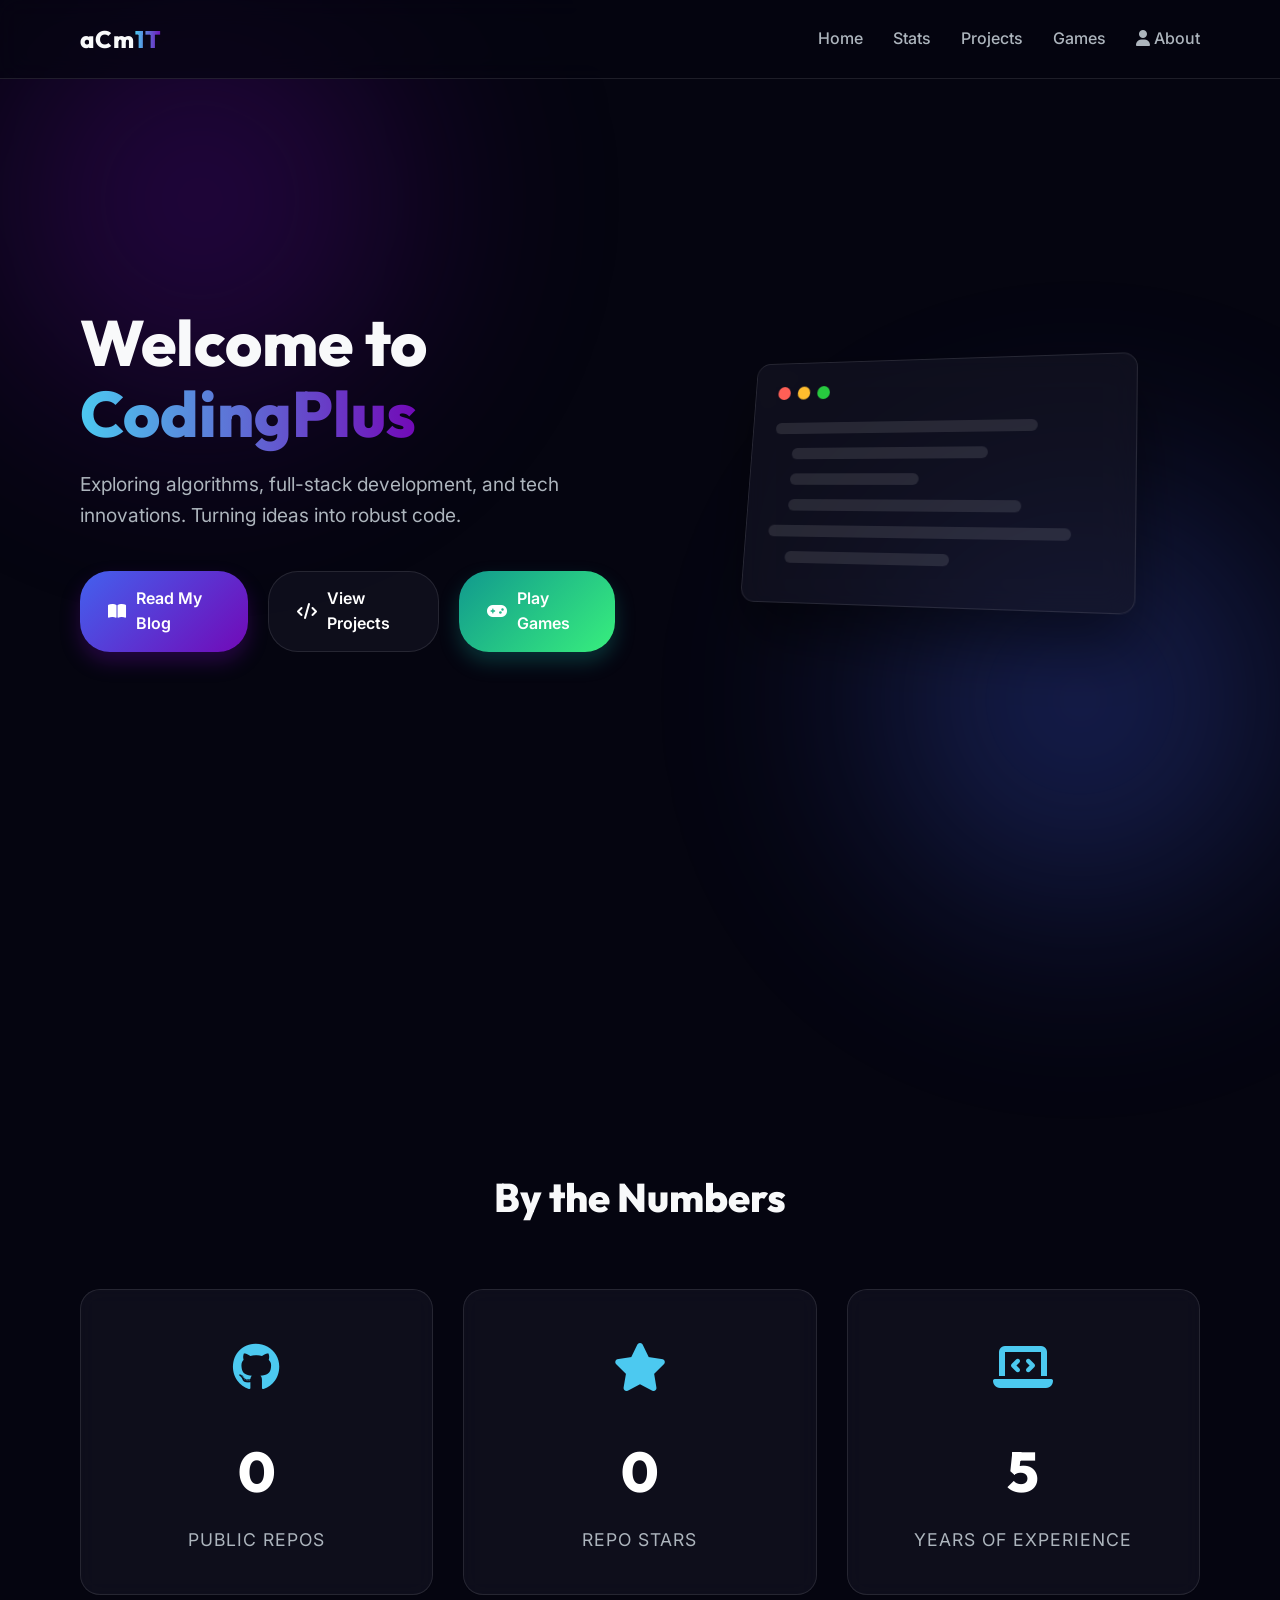
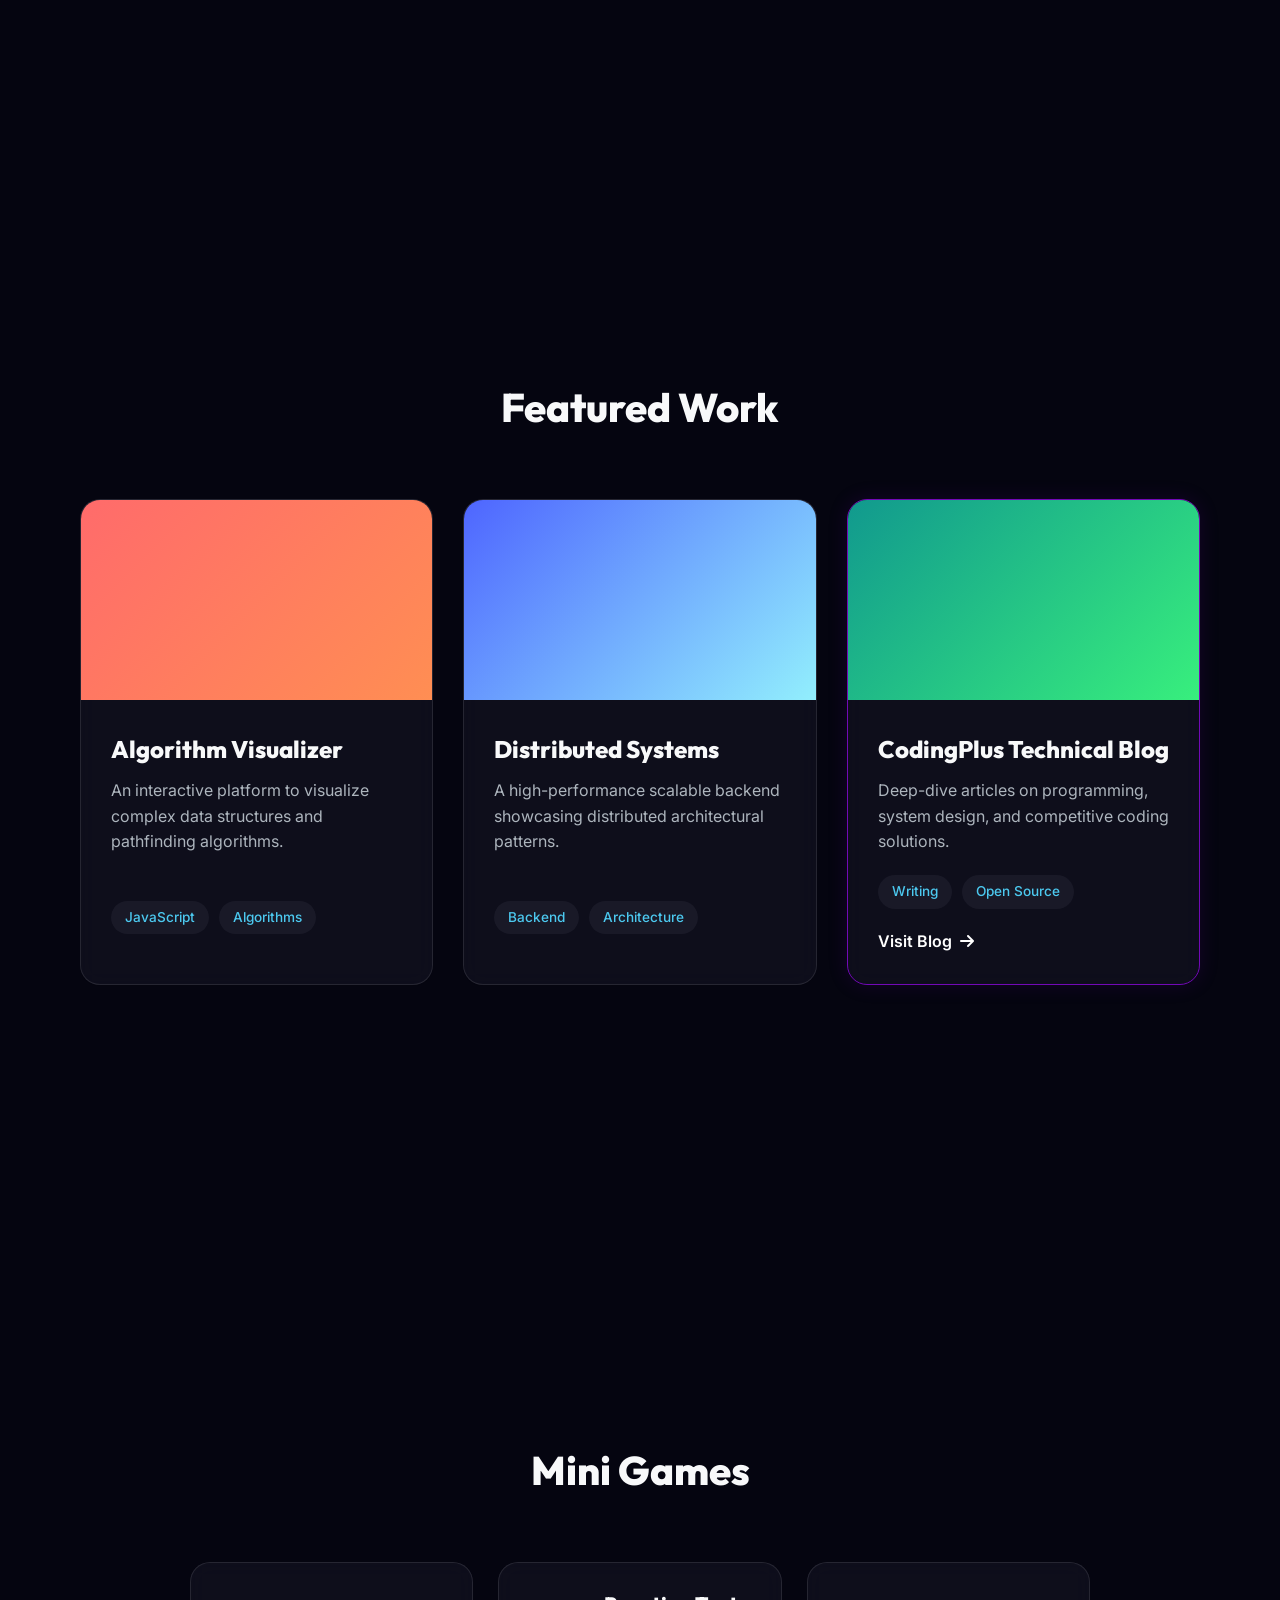
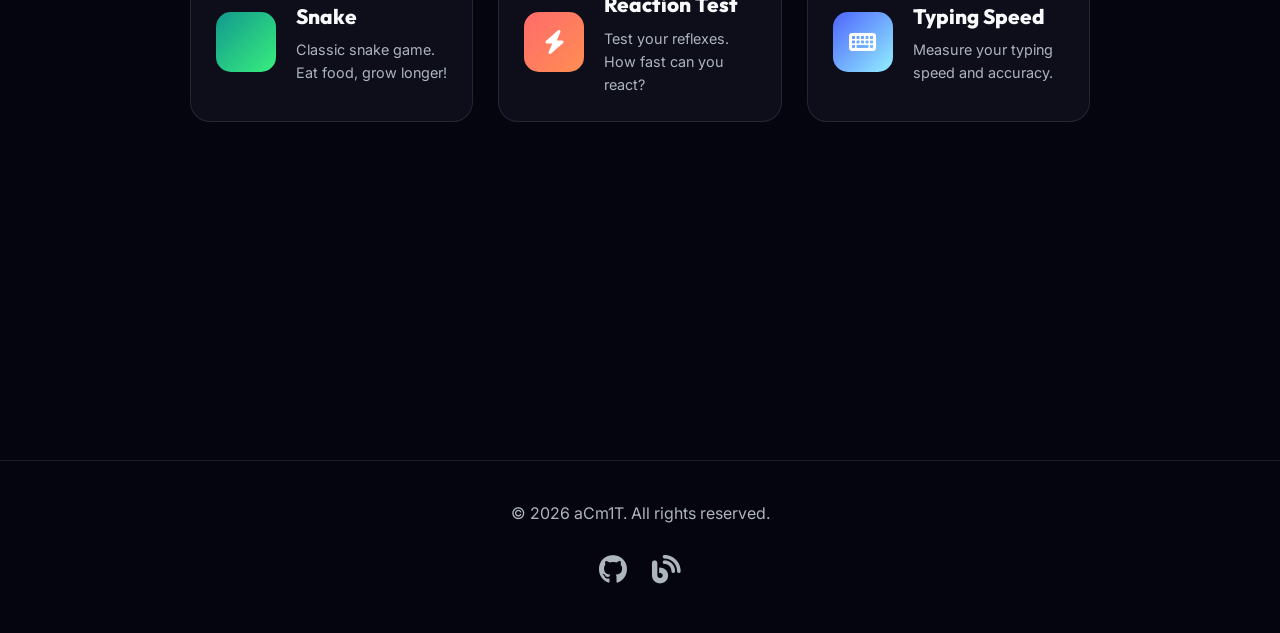
<file: index.html>
<!DOCTYPE html>
<html lang="en">
<head>
    <meta charset="UTF-8">
    <meta name="viewport" content="width=device-width, initial-scale=1.0">
    <meta name="description" content="Personal Portfolio for aCm1T - Algorithms, Projects, and Tech Blog">
    <meta name="keywords" content="aCm1T, CodingPlus, portfolio, algorithms, full-stack, developer">
    <meta name="author" content="aCm1T">
    <meta name="robots" content="index, follow">
    <title>aCm1T | CodingPlus Portfolio</title>
    
    <!-- Open Graph / Facebook -->
    <meta property="og:type" content="website">
    <meta property="og:url" content="https://aCm1T.github.io/">
    <meta property="og:title" content="aCm1T | CodingPlus Portfolio">
    <meta property="og:description" content="Exploring algorithms, full-stack development, and tech innovations. Turning ideas into robust code.">
    <meta property="og:image" content="https://aCm1T.github.io/og-image.png">
    
    <!-- Twitter -->
    <meta name="twitter:card" content="summary_large_image">
    <meta name="twitter:url" content="https://aCm1T.github.io/">
    <meta name="twitter:title" content="aCm1T | CodingPlus Portfolio">
    <meta name="twitter:description" content="Exploring algorithms, full-stack development, and tech innovations.">
    <meta name="twitter:image" content="https://aCm1T.github.io/og-image.png">
    
    <!-- Favicon -->
    <link rel="icon" type="image/svg+xml" href="favicon.svg">
    
    <!-- Fonts -->
    <link rel="preconnect" href="https://fonts.googleapis.com">
    <link rel="preconnect" href="https://fonts.gstatic.com" crossorigin>
    <link href="https://fonts.googleapis.com/css2?family=Inter:wght@400;500;700&family=Outfit:wght@400;600;800&display=swap" rel="stylesheet">
    <!-- Font Awesome -->
    <link rel="stylesheet" href="https://cdnjs.cloudflare.com/ajax/libs/font-awesome/6.4.0/css/all.min.css">
    <!-- Custom CSS -->
    <link rel="stylesheet" href="style.css">
    
    <!-- Schema.org Structured Data -->
    <script type="application/ld+json">
    {
        "@context": "https://schema.org",
        "@type": "Person",
        "name": "aCm1T",
        "url": "https://aCm1T.github.io",
        "logo": "https://aCm1T.github.io/favicon.svg",
        "description": "Exploring algorithms, full-stack development, and tech innovations. Turning ideas into robust code.",
        "sameAs": [
            "https://github.com/aCm1T",
            "https://www.cnblogs.com/CodingPlus/"
        ],
        "knowsAbout": ["JavaScript", "Python", "Algorithms", "Full-Stack Development"],
        "areaServed": "Worldwide"
    }
    </script>
</head>
<body>
    <!-- Background Elements -->
    <div class="glow glow-1"></div>
    <div class="glow glow-2"></div>
    
    <!-- Navbar -->
    <nav class="navbar">
        <div class="nav-content">
            <div class="logo">aCm<span class="highlight">1T</span></div>
            <ul class="nav-links">
                <li><a href="#hero">Home</a></li>
                <li><a href="#stats">Stats</a></li>
                <li><a href="#projects">Projects</a></li>
                <li><a href="#games">Games</a></li>
                <li><a href="about.html"><i class="fa-solid fa-user"></i> About</a></li>
            </ul>
        </div>
    </nav>

    <main>
        <!-- Hero Section -->
        <section id="hero" class="hero section-hidden">
            <div class="hero-content">
                <h1 class="hero-title">Welcome to <span class="highlight">CodingPlus</span></h1>
                <p class="hero-subtitle">Exploring algorithms, full-stack development, and tech innovations. Turning ideas into robust code.</p>
                <div class="hero-actions">
                    <a href="https://www.cnblogs.com/CodingPlus/" target="_blank" class="btn btn-primary" title="Visit my CodingPlus blog">
                        <i class="fa-solid fa-book-open"></i> Read My Blog
                    </a>
                    <a href="#projects" class="btn btn-secondary">
                        <i class="fa-solid fa-code"></i> View Projects
                    </a>
                    <a href="#games" class="btn btn-game">
                        <i class="fa-solid fa-gamepad"></i> Play Games
                    </a>
                </div>
            </div>
            <div class="hero-image">
                <!-- Abstract coding visualization using pure CSS glassmorphism -->
                <div class="code-card">
                    <div class="header">
                        <span class="dot red"></span>
                        <span class="dot yellow"></span>
                        <span class="dot green"></span>
                    </div>
                    <div class="code-lines">
                        <div class="line" style="width: 80%;"></div>
                        <div class="line" style="width: 60%; margin-left: 20px;"></div>
                        <div class="line" style="width: 40%; margin-left: 20px;"></div>
                        <div class="line" style="width: 70%; margin-left: 20px;"></div>
                        <div class="line" style="width: 90%;"></div>
                        <div class="line" style="width: 50%; margin-left: 20px;"></div>
                    </div>
                </div>
            </div>
        </section>

        <!-- Stats Section -->
        <section id="stats" class="stats section-hidden">
            <h2 class="section-title">By the Numbers</h2>
            <div class="stats-grid">
                <div class="stat-card">
                    <div class="stat-icon"><i class="fa-brands fa-github"></i></div>
                    <div class="stat-number" data-github="repos" data-fallback="0">0</div>
                    <div class="stat-label">Public Repos</div>
                </div>
                <div class="stat-card">
                    <div class="stat-icon"><i class="fa-solid fa-star"></i></div>
                    <div class="stat-number" data-github="stars" data-fallback="0">0</div>
                    <div class="stat-label">Repo Stars</div>
                </div>
                <div class="stat-card">
                    <div class="stat-icon"><i class="fa-solid fa-laptop-code"></i></div>
                    <div class="stat-number" data-target="5">0</div>
                    <div class="stat-label">Years of Experience</div>
                </div>
            </div>
        </section>

        <!-- Projects Section -->
        <section id="projects" class="projects section-hidden">
            <h2 class="section-title">Featured Work</h2>
            <div class="projects-grid">
                <!-- Dummy Project 1 -->
                <div class="project-card">
                    <div class="project-image" style="background: linear-gradient(135deg, #FF6B6B, #FF8E53);"></div>
                    <div class="project-content">
                        <h3>Algorithm Visualizer</h3>
                        <p>An interactive platform to visualize complex data structures and pathfinding algorithms.</p>
                        <div class="tags">
                            <span class="tag">JavaScript</span>
                            <span class="tag">Algorithms</span>
                        </div>
                    </div>
                </div>
                <!-- Dummy Project 2 -->
                <div class="project-card">
                    <div class="project-image" style="background: linear-gradient(135deg, #4E65FF, #92EFFD);"></div>
                    <div class="project-content">
                        <h3>Distributed Systems</h3>
                        <p>A high-performance scalable backend showcasing distributed architectural patterns.</p>
                        <div class="tags">
                            <span class="tag">Backend</span>
                            <span class="tag">Architecture</span>
                        </div>
                    </div>
                </div>
                <!-- Link to Blog Project Card -->
                <div class="project-card highlight-card">
                    <div class="project-image" style="background: linear-gradient(135deg, #11998E, #38EF7D);"></div>
                    <div class="project-content">
                        <h3>CodingPlus Technical Blog</h3>
                        <p>Deep-dive articles on programming, system design, and competitive coding solutions.</p>
                        <div class="tags">
                            <span class="tag">Writing</span>
                            <span class="tag">Open Source</span>
                        </div>
                        <a href="https://www.cnblogs.com/CodingPlus/" target="_blank" class="project-link">
                            Visit Blog <i class="fa-solid fa-arrow-right"></i>
                        </a>
                    </div>
                </div>
            </div>
        </section>

        <!-- Games Section -->
        <section id="games" class="games section-hidden">
            <h2 class="section-title">Mini Games</h2>
            <div class="games-grid">
                <a href="game/snake/index.html" class="game-card">
                    <div class="game-icon" style="background: linear-gradient(135deg, #11998E, #38EF7D);">
                        <i class="fa-solid fa-snake"></i>
                    </div>
                    <div class="game-info">
                        <h3>Snake</h3>
                        <p>Classic snake game. Eat food, grow longer!</p>
                    </div>
                </a>
                <a href="game/reaction/index.html" class="game-card">
                    <div class="game-icon" style="background: linear-gradient(135deg, #FF6B6B, #FF8E53);">
                        <i class="fa-solid fa-bolt"></i>
                    </div>
                    <div class="game-info">
                        <h3>Reaction Test</h3>
                        <p>Test your reflexes. How fast can you react?</p>
                    </div>
                </a>
                <a href="game/typing/index.html" class="game-card">
                    <div class="game-icon" style="background: linear-gradient(135deg, #4E65FF, #92EFFD);">
                        <i class="fa-solid fa-keyboard"></i>
                    </div>
                    <div class="game-info">
                        <h3>Typing Speed</h3>
                        <p>Measure your typing speed and accuracy.</p>
                    </div>
                </a>
            </div>
        </section>
    </main>

    <footer class="footer">
        <p>&copy; <span id="year">2026</span> aCm1T. All rights reserved.</p>
        <div class="social-links">
            <a href="https://github.com/aCm1T" target="_blank" aria-label="GitHub"><i class="fa-brands fa-github"></i></a>
            <a href="https://www.cnblogs.com/CodingPlus/" target="_blank" aria-label="Blog"><i class="fa-solid fa-blog"></i></a>
        </div>
    </footer>

    <!-- Custom JS -->
    <script src="script.js"></script>
</body>
</html>
</file>
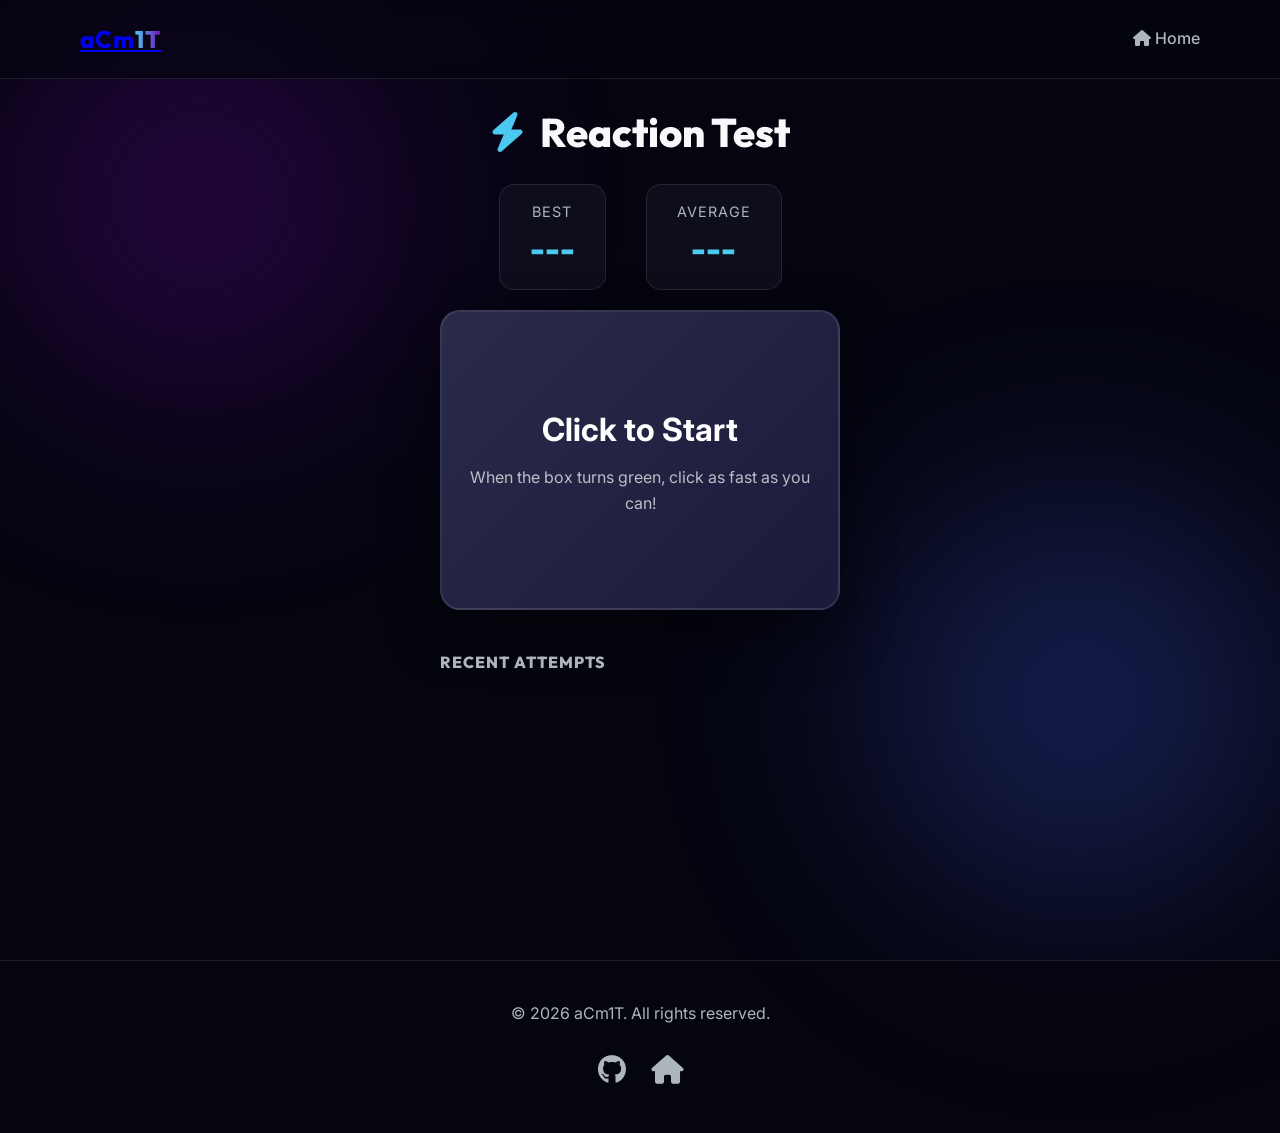
<file: game/reaction/index.html>
<!DOCTYPE html>
<html lang="zh-CN">
<head>
    <meta charset="UTF-8">
    <meta name="viewport" content="width=device-width, initial-scale=1.0">
    <meta name="description" content="Reaction Test Game - aCm1T">
    <title>Reaction Test | aCm1T</title>
    <link rel="icon" type="image/svg+xml" href="../../favicon.svg">
    <link rel="preconnect" href="https://fonts.googleapis.com">
    <link rel="preconnect" href="https://fonts.gstatic.com" crossorigin>
    <link href="https://fonts.googleapis.com/css2?family=Inter:wght@400;500;700&family=Outfit:wght@400;600;800&display=swap" rel="stylesheet">
    <link rel="stylesheet" href="https://cdnjs.cloudflare.com/ajax/libs/font-awesome/6.4.0/css/all.min.css">
    <link rel="stylesheet" href="../../style.css">
    <link rel="stylesheet" href="style.css">
</head>
<body>
    <div class="glow glow-1"></div>
    <div class="glow glow-2"></div>
    
    <nav class="navbar">
        <div class="nav-content">
            <a href="../../index.html" class="logo">aCm<span class="highlight">1T</span></a>
            <ul class="nav-links">
                <li><a href="../../index.html"><i class="fa-solid fa-home"></i> Home</a></li>
            </ul>
        </div>
    </nav>

    <main class="game-main">
        <div class="game-container">
            <h1 class="game-title"><i class="fa-solid fa-bolt"></i> Reaction Test</h1>
            
            <div class="game-info">
                <div class="score-display">
                    <span class="score-label">Best</span>
                    <span class="score-value" id="best-time">---</span>
                </div>
                <div class="score-display">
                    <span class="score-label">Average</span>
                    <span class="score-value" id="avg-time">---</span>
                </div>
            </div>

            <div class="reaction-box" id="reactionBox">
                <div class="reaction-content">
                    <p id="reactionText">Click to Start</p>
                    <p id="reactionSubtext">When the box turns green, click as fast as you can!</p>
                </div>
            </div>

            <div class="attempts-list">
                <h3>Recent Attempts</h3>
                <div id="attemptsList" class="attempts-grid"></div>
            </div>
        </div>
    </main>

    <footer class="footer">
        <p>&copy; <span id="year">2026</span> aCm1T. All rights reserved.</p>
        <div class="social-links">
            <a href="https://github.com/aCm1T" target="_blank" aria-label="GitHub"><i class="fa-brands fa-github"></i></a>
            <a href="../../index.html"><i class="fa-solid fa-home"></i></a>
        </div>
    </footer>

    <script src="script.js"></script>
</body>
</html>
</file>
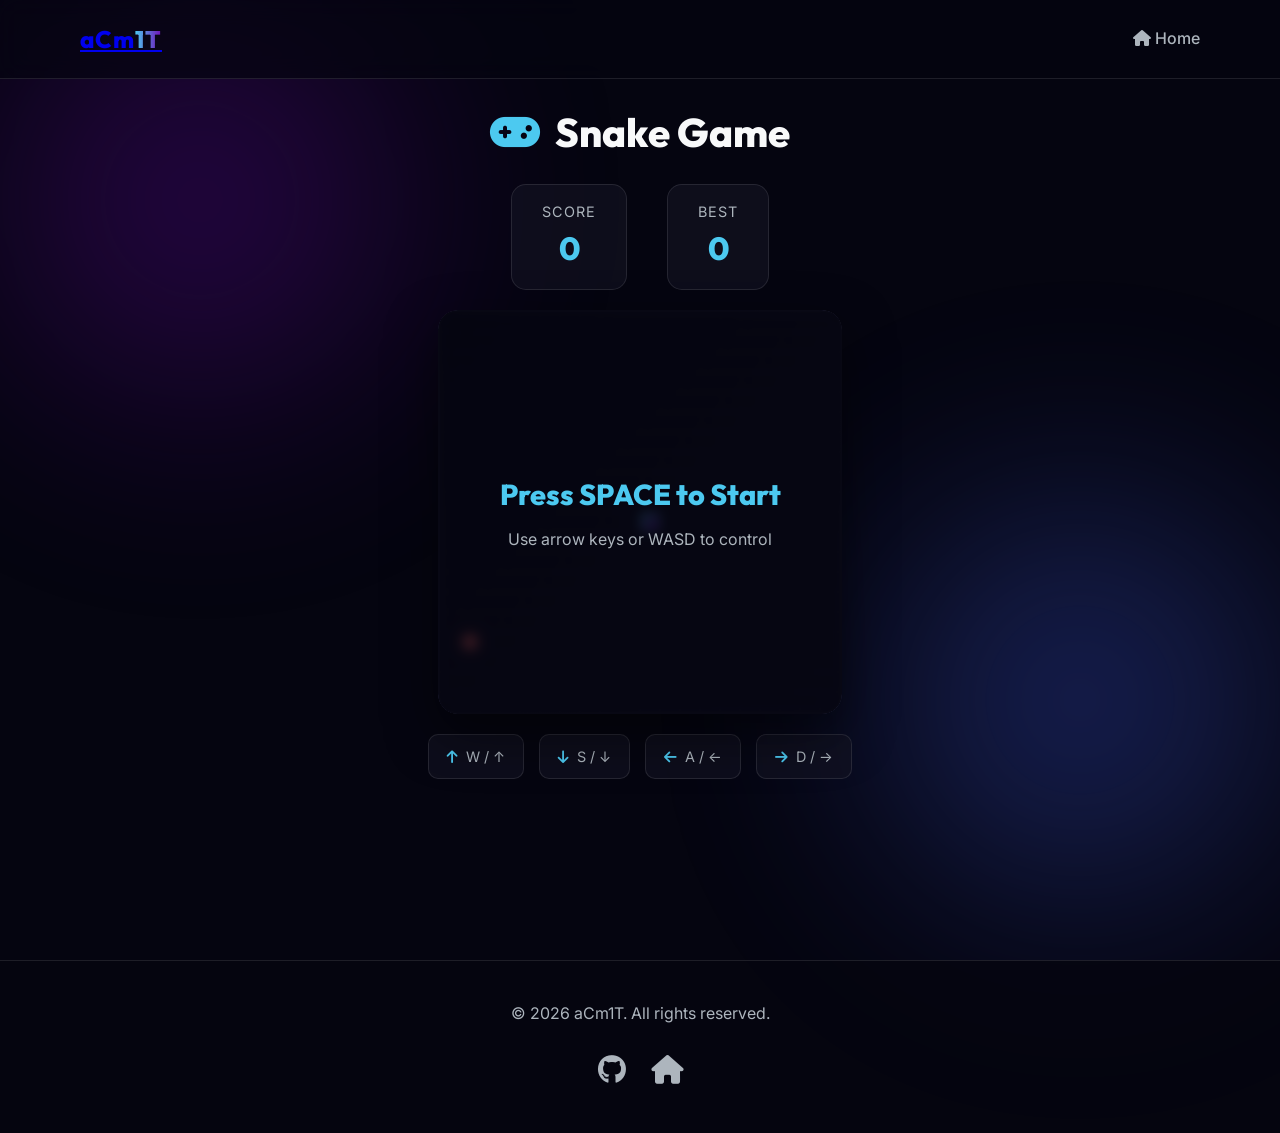
<file: game/snake/index.html>
<!DOCTYPE html>
<html lang="zh-CN">
<head>
    <meta charset="UTF-8">
    <meta name="viewport" content="width=device-width, initial-scale=1.0">
    <meta name="description" content="Snake Game - aCm1T">
    <title>Snake Game | aCm1T</title>
    <link rel="icon" type="image/svg+xml" href="../../favicon.svg">
    <link rel="preconnect" href="https://fonts.googleapis.com">
    <link rel="preconnect" href="https://fonts.gstatic.com" crossorigin>
    <link href="https://fonts.googleapis.com/css2?family=Inter:wght@400;500;700&family=Outfit:wght@400;600;800&display=swap" rel="stylesheet">
    <link rel="stylesheet" href="https://cdnjs.cloudflare.com/ajax/libs/font-awesome/6.4.0/css/all.min.css">
    <link rel="stylesheet" href="../../style.css">
    <link rel="stylesheet" href="style.css">
</head>
<body>
    <div class="glow glow-1"></div>
    <div class="glow glow-2"></div>
    
    <nav class="navbar">
        <div class="nav-content">
            <a href="../../index.html" class="logo">aCm<span class="highlight">1T</span></a>
            <ul class="nav-links">
                <li><a href="../../index.html"><i class="fa-solid fa-home"></i> Home</a></li>
            </ul>
        </div>
    </nav>

    <main class="game-main">
        <div class="game-container">
            <h1 class="game-title"><i class="fa-solid fa-gamepad"></i> Snake Game</h1>
            
            <div class="game-info">
                <div class="score-display">
                    <span class="score-label">Score</span>
                    <span class="score-value" id="score">0</span>
                </div>
                <div class="score-display">
                    <span class="score-label">Best</span>
                    <span class="score-value" id="best-score">0</span>
                </div>
            </div>

            <div class="canvas-wrapper">
                <canvas id="gameCanvas"></canvas>
                <div class="game-overlay" id="gameOverlay">
                    <div class="overlay-content">
                        <h2 id="overlayTitle">Press SPACE to Start</h2>
                        <p id="overlayText">Use arrow keys or WASD to control</p>
                    </div>
                </div>
            </div>

            <div class="controls-info">
                <div class="control-key"><i class="fa-solid fa-arrow-up"></i> W / ↑</div>
                <div class="control-key"><i class="fa-solid fa-arrow-down"></i> S / ↓</div>
                <div class="control-key"><i class="fa-solid fa-arrow-left"></i> A / ←</div>
                <div class="control-key"><i class="fa-solid fa-arrow-right"></i> D / →</div>
            </div>

            <div class="mobile-controls">
                <button class="mobile-btn" id="btnUp"><i class="fa-solid fa-arrow-up"></i></button>
                <div class="mobile-row">
                    <button class="mobile-btn" id="btnLeft"><i class="fa-solid fa-arrow-left"></i></button>
                    <button class="mobile-btn" id="btnDown"><i class="fa-solid fa-arrow-down"></i></button>
                    <button class="mobile-btn" id="btnRight"><i class="fa-solid fa-arrow-right"></i></button>
                </div>
            </div>
        </div>
    </main>

    <footer class="footer">
        <p>&copy; <span id="year">2026</span> aCm1T. All rights reserved.</p>
        <div class="social-links">
            <a href="https://github.com/aCm1T" target="_blank" aria-label="GitHub"><i class="fa-brands fa-github"></i></a>
            <a href="../../index.html"><i class="fa-solid fa-home"></i></a>
        </div>
    </footer>

    <script src="script.js"></script>
</body>
</html>
</file>
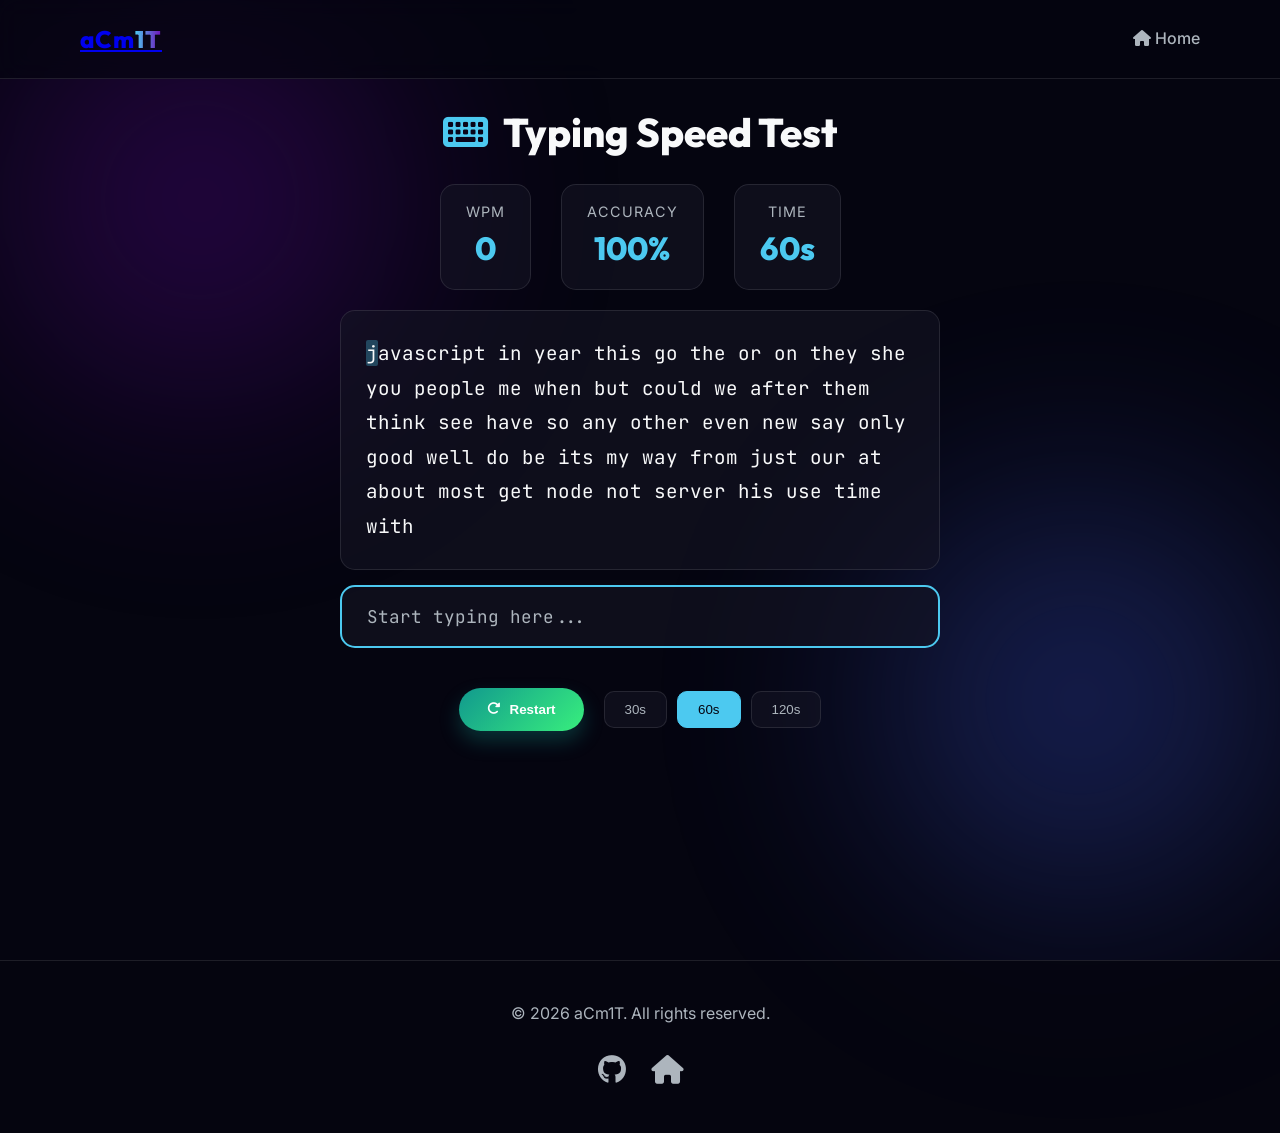
<file: game/typing/index.html>
<!DOCTYPE html>
<html lang="zh-CN">
<head>
    <meta charset="UTF-8">
    <meta name="viewport" content="width=device-width, initial-scale=1.0">
    <meta name="description" content="Typing Speed Test Game - aCm1T">
    <title>Typing Speed Test | aCm1T</title>
    <link rel="icon" type="image/svg+xml" href="../../favicon.svg">
    <link rel="preconnect" href="https://fonts.googleapis.com">
    <link rel="preconnect" href="https://fonts.gstatic.com" crossorigin>
    <link href="https://fonts.googleapis.com/css2?family=Inter:wght@400;500;700&family=Outfit:wght@400;600;800&family=JetBrains+Mono:wght@400;500&display=swap" rel="stylesheet">
    <link rel="stylesheet" href="https://cdnjs.cloudflare.com/ajax/libs/font-awesome/6.4.0/css/all.min.css">
    <link rel="stylesheet" href="../../style.css">
    <link rel="stylesheet" href="style.css">
</head>
<body>
    <div class="glow glow-1"></div>
    <div class="glow glow-2"></div>
    
    <nav class="navbar">
        <div class="nav-content">
            <a href="../../index.html" class="logo">aCm<span class="highlight">1T</span></a>
            <ul class="nav-links">
                <li><a href="../../index.html"><i class="fa-solid fa-home"></i> Home</a></li>
            </ul>
        </div>
    </nav>

    <main class="game-main">
        <div class="game-container">
            <h1 class="game-title"><i class="fa-solid fa-keyboard"></i> Typing Speed Test</h1>
            
            <div class="game-info">
                <div class="score-display">
                    <span class="score-label">WPM</span>
                    <span class="score-value" id="wpm">0</span>
                </div>
                <div class="score-display">
                    <span class="score-label">Accuracy</span>
                    <span class="score-value" id="accuracy">100%</span>
                </div>
                <div class="score-display">
                    <span class="score-label">Time</span>
                    <span class="score-value" id="timer">60s</span>
                </div>
            </div>

            <div class="typing-area">
                <div class="text-display" id="textDisplay"></div>
                <input type="text" id="inputField" class="input-field" placeholder="Start typing here..." autocomplete="off" autocorrect="off" autocapitalize="off" spellcheck="false">
            </div>

            <div class="controls">
                <button class="btn btn-game" id="restartBtn">
                    <i class="fa-solid fa-rotate-right"></i> Restart
                </button>
                <div class="time-selector">
                    <button class="time-btn" data-time="30">30s</button>
                    <button class="time-btn active" data-time="60">60s</button>
                    <button class="time-btn" data-time="120">120s</button>
                </div>
            </div>

            <div class="result-panel hidden" id="resultPanel">
                <h2>Results</h2>
                <div class="result-stats">
                    <div class="result-item">
                        <span class="result-value" id="finalWpm">0</span>
                        <span class="result-label">WPM</span>
                    </div>
                    <div class="result-item">
                        <span class="result-value" id="finalAccuracy">0%</span>
                        <span class="result-label">Accuracy</span>
                    </div>
                    <div class="result-item">
                        <span class="result-value" id="finalChars">0</span>
                        <span class="result-label">Characters</span>
                    </div>
                </div>
            </div>
        </div>
    </main>

    <footer class="footer">
        <p>&copy; <span id="year">2026</span> aCm1T. All rights reserved.</p>
        <div class="social-links">
            <a href="https://github.com/aCm1T" target="_blank" aria-label="GitHub"><i class="fa-brands fa-github"></i></a>
            <a href="../../index.html"><i class="fa-solid fa-home"></i></a>
        </div>
    </footer>

    <script src="script.js"></script>
</body>
</html>
</file>
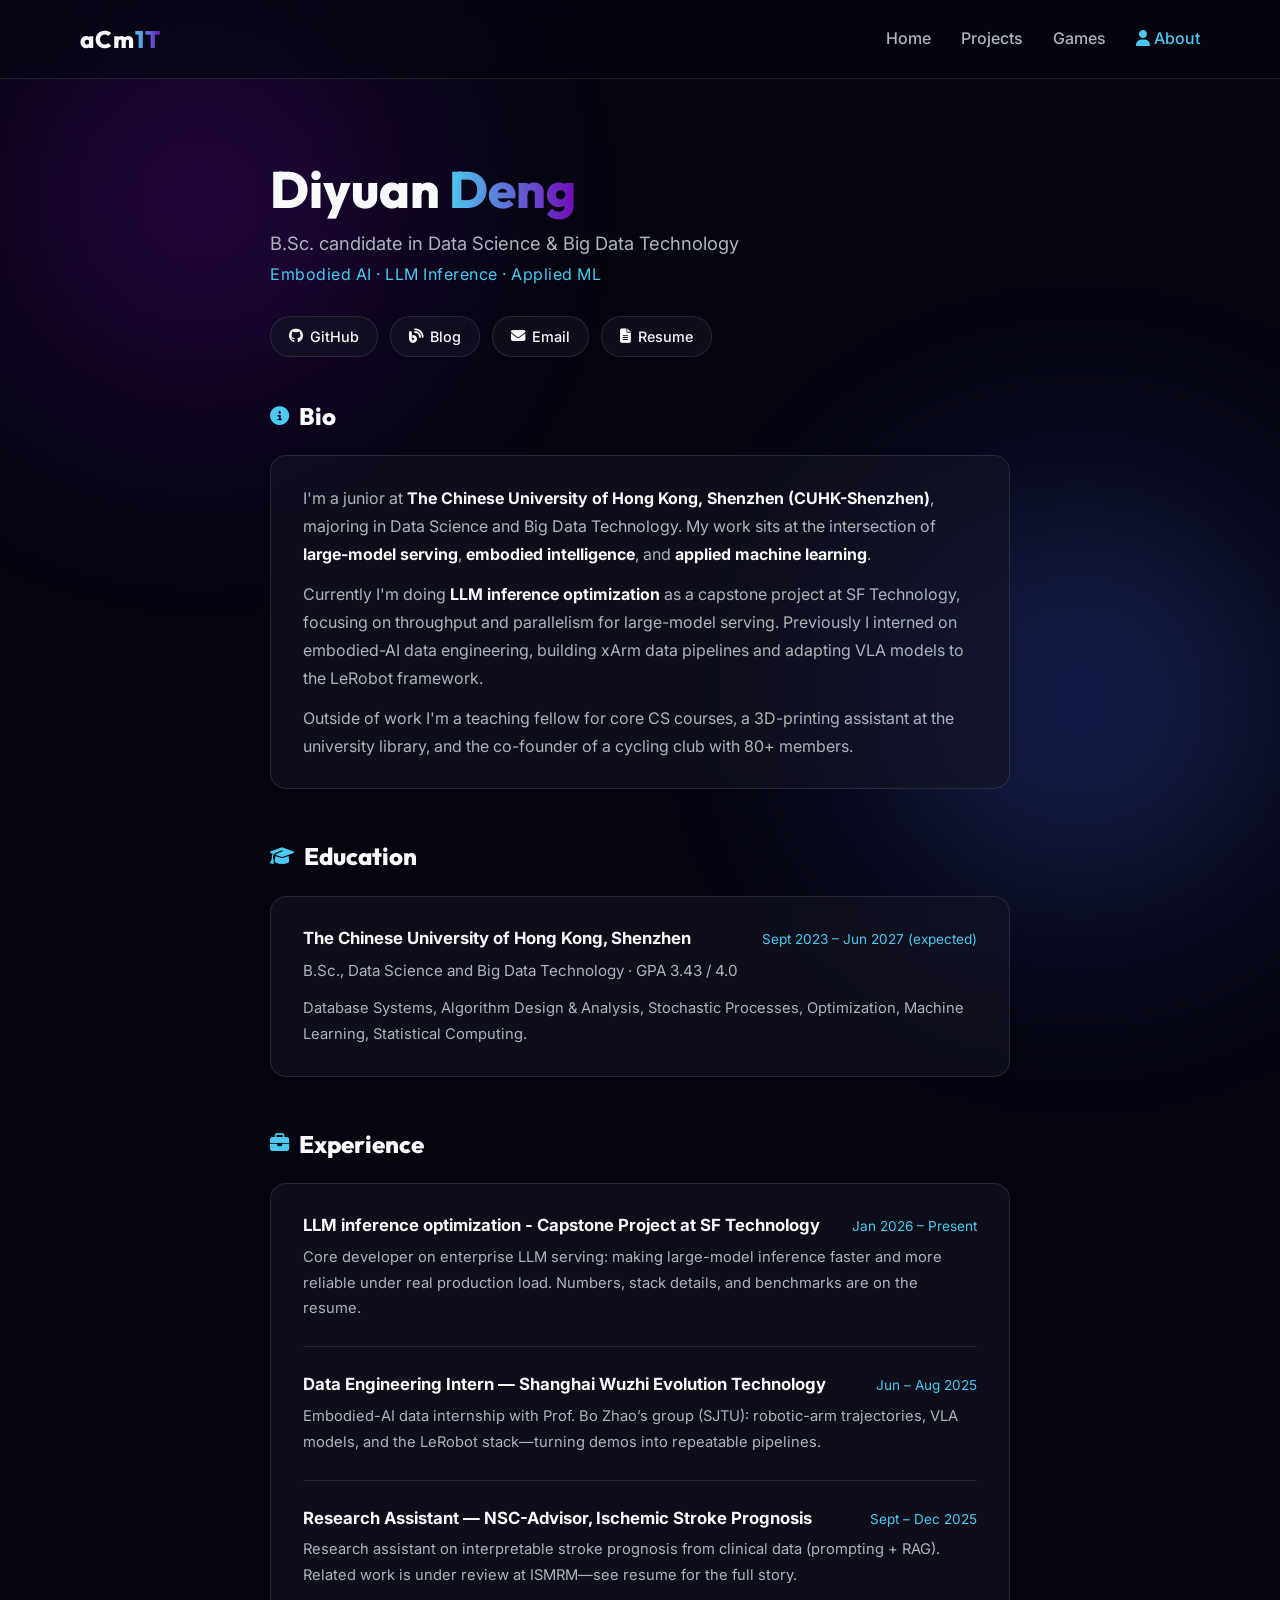
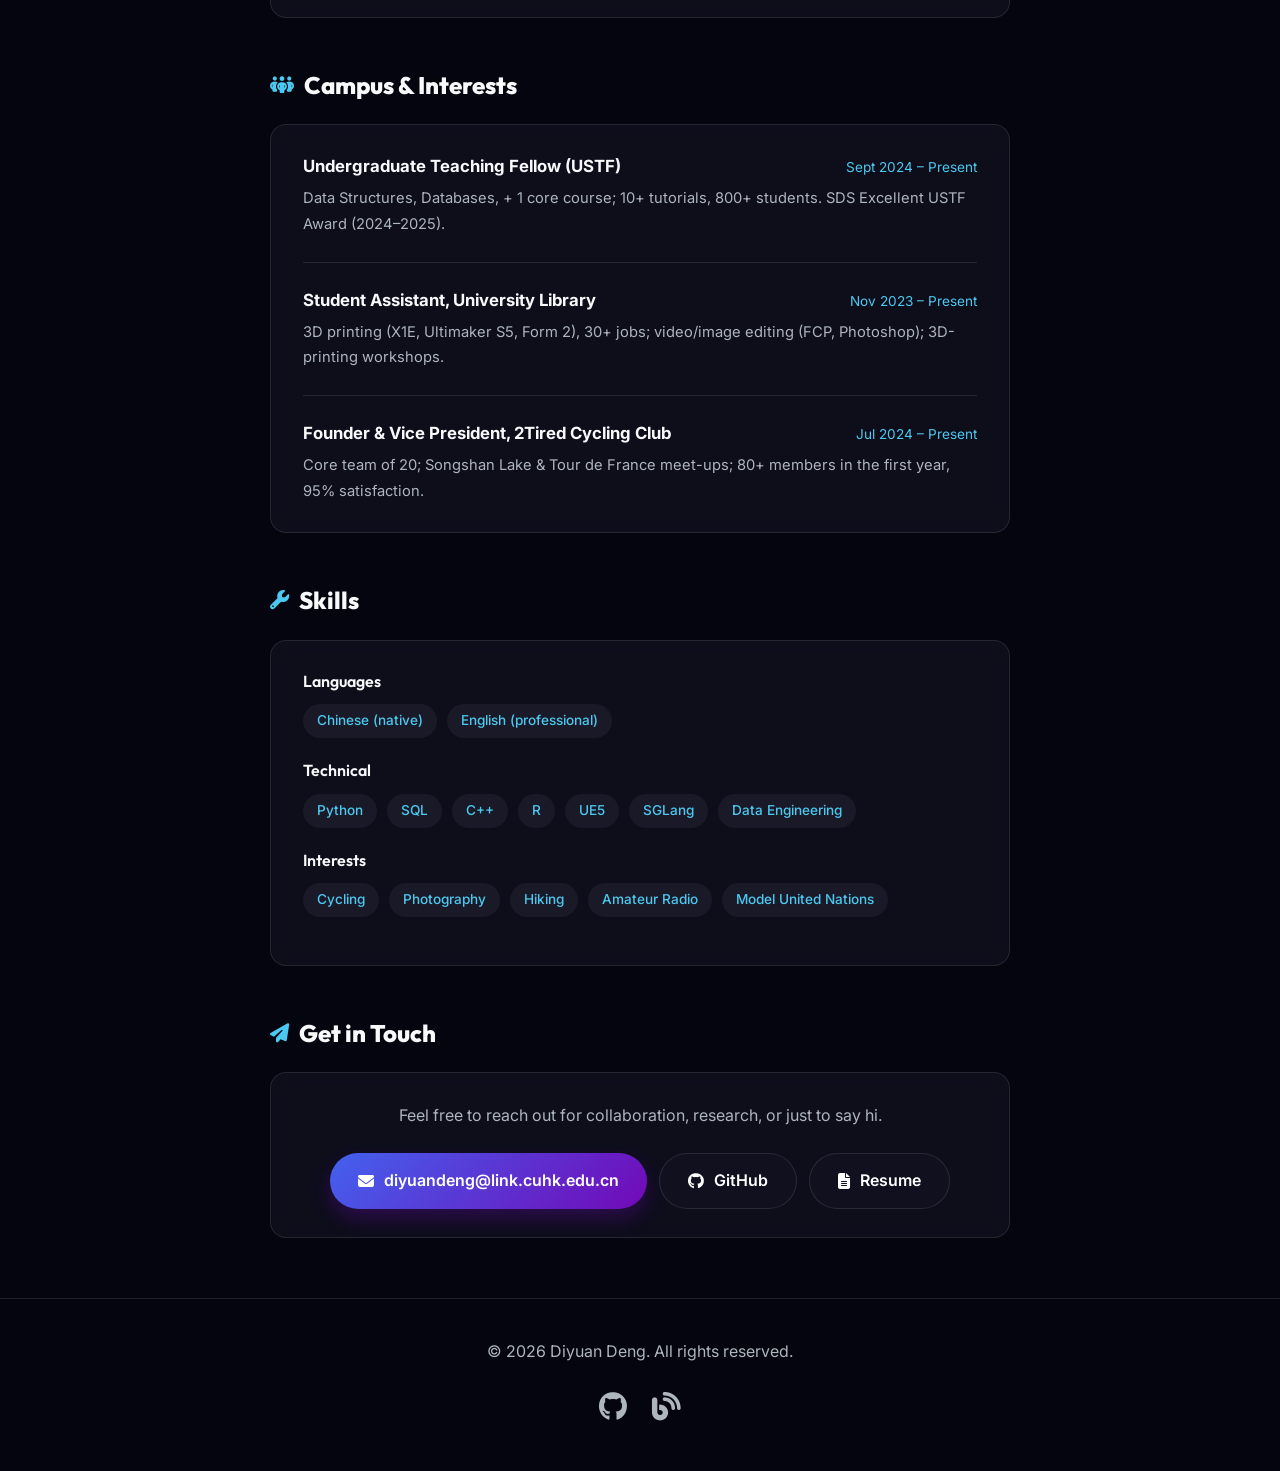
<file: about.html>
<!DOCTYPE html>
<html lang="en">
<head>
    <meta charset="UTF-8">
    <meta name="viewport" content="width=device-width, initial-scale=1.0">
    <meta name="description" content="About Diyuan Deng — AI systems, LLM inference, and embodied intelligence.">
    <meta name="keywords" content="Diyuan Deng, aCm1T, CUHK-Shenzhen, AI, LLM inference, portfolio">
    <meta name="author" content="Diyuan Deng">
    <meta name="robots" content="index, follow">
    <title>About | Diyuan Deng</title>

    <meta property="og:type" content="profile">
    <meta property="og:url" content="https://aCm1T.github.io/about.html">
    <meta property="og:title" content="About | Diyuan Deng">
    <meta property="og:description" content="AI systems, LLM inference, and embodied intelligence.">

    <link rel="icon" type="image/svg+xml" href="favicon.svg">
    <link rel="preconnect" href="https://fonts.googleapis.com">
    <link rel="preconnect" href="https://fonts.gstatic.com" crossorigin>
    <link href="https://fonts.googleapis.com/css2?family=Inter:wght@400;500;700&family=Outfit:wght@400;600;800&display=swap" rel="stylesheet">
    <link rel="stylesheet" href="https://cdnjs.cloudflare.com/ajax/libs/font-awesome/6.4.0/css/all.min.css">
    <link rel="stylesheet" href="style.css">
</head>
<body>
    <div class="glow glow-1"></div>
    <div class="glow glow-2"></div>

    <nav class="navbar">
        <div class="nav-content">
            <a href="index.html" class="logo" style="text-decoration:none;color:inherit;">aCm<span class="highlight">1T</span></a>
            <ul class="nav-links">
                <li><a href="index.html">Home</a></li>
                <li><a href="index.html#projects">Projects</a></li>
                <li><a href="index.html#games">Games</a></li>
                <li><a href="about.html" style="color:var(--accent-color);"><i class="fa-solid fa-user"></i> About</a></li>
            </ul>
        </div>
    </nav>

    <main class="about-main">
        <!-- Profile Header -->
        <section class="about-hero">
            <div class="about-hero-text">
                <h1 class="about-name">Diyuan <span class="highlight">Deng</span></h1>
                <p class="about-tagline">B.Sc. candidate in Data Science &amp; Big Data Technology</p>
                <p class="about-focus">Embodied AI &middot; LLM Inference &middot; Applied ML</p>
                <div class="about-links">
                    <a href="https://github.com/aCm1T" target="_blank" class="about-link-pill"><i class="fa-brands fa-github"></i> GitHub</a>
                    <a href="https://www.cnblogs.com/CodingPlus/" target="_blank" class="about-link-pill"><i class="fa-solid fa-blog"></i> Blog</a>
                    <a href="mailto:diyuandeng@link.cuhk.edu.cn" class="about-link-pill"><i class="fa-solid fa-envelope"></i> Email</a>
                    <a href="Resume/Resume_EN.pdf" target="_blank" class="about-link-pill"><i class="fa-solid fa-file-lines"></i> Resume</a>
                </div>
            </div>
        </section>

        <!-- Bio -->
        <section class="about-section">
            <h2 class="about-section-title"><i class="fa-solid fa-circle-info"></i> Bio</h2>
            <div class="about-card">
                <p>I'm a junior at <strong>The Chinese University of Hong Kong, Shenzhen (CUHK-Shenzhen)</strong>, majoring in Data Science and Big Data Technology. My work sits at the intersection of <strong>large-model serving</strong>, <strong>embodied intelligence</strong>, and <strong>applied machine learning</strong>.</p>
                <p>Currently I'm doing <strong>LLM inference optimization</strong> as a capstone project at SF Technology, focusing on throughput and parallelism for large-model serving. Previously I interned on embodied-AI data engineering, building xArm data pipelines and adapting VLA models to the LeRobot framework.</p>
                <p>Outside of work I'm a teaching fellow for core CS courses, a 3D-printing assistant at the university library, and the co-founder of a cycling club with 80+ members.</p>
            </div>
        </section>

        <!-- Education -->
        <section class="about-section">
            <h2 class="about-section-title"><i class="fa-solid fa-graduation-cap"></i> Education</h2>
            <div class="about-card">
                <div class="timeline-item">
                    <div class="timeline-header">
                        <strong>The Chinese University of Hong Kong, Shenzhen</strong>
                        <span class="timeline-date">Sept 2023 &ndash; Jun 2027 (expected)</span>
                    </div>
                    <p class="timeline-sub">B.Sc., Data Science and Big Data Technology &middot; GPA 3.43 / 4.0</p>
                    <p class="timeline-detail">Database Systems, Algorithm Design &amp; Analysis, Stochastic Processes, Optimization, Machine Learning, Statistical Computing.</p>
                </div>
            </div>
        </section>

        <!-- Experience -->
        <section class="about-section">
            <h2 class="about-section-title"><i class="fa-solid fa-briefcase"></i> Experience</h2>
            <div class="about-card">
                <div class="timeline-item">
                    <div class="timeline-header">
                        <strong>LLM inference optimization - Capstone Project at SF Technology</strong>
                        <span class="timeline-date">Jan 2026 &ndash; Present</span>
                    </div>
                    <p class="timeline-detail">Core developer on enterprise LLM serving: making large-model inference faster and more reliable under real production load. Numbers, stack details, and benchmarks are on the resume.</p>
                </div>
                <div class="timeline-item">
                    <div class="timeline-header">
                        <strong>Data Engineering Intern &mdash; Shanghai Wuzhi Evolution Technology</strong>
                        <span class="timeline-date">Jun &ndash; Aug 2025</span>
                    </div>
                    <p class="timeline-detail">Embodied-AI data internship with Prof. Bo Zhao&rsquo;s group (SJTU): robotic-arm trajectories, VLA models, and the LeRobot stack—turning demos into repeatable pipelines.</p>
                </div>
                <div class="timeline-item">
                    <div class="timeline-header">
                        <strong>Research Assistant &mdash; NSC-Advisor, Ischemic Stroke Prognosis</strong>
                        <span class="timeline-date">Sept &ndash; Dec 2025</span>
                    </div>
                    <p class="timeline-detail">Research assistant on interpretable stroke prognosis from clinical data (prompting + RAG). Related work is under review at ISMRM—see resume for the full story.</p>
                </div>
            </div>
        </section>

        <!-- Campus & Interests -->
        <section class="about-section">
            <h2 class="about-section-title"><i class="fa-solid fa-people-group"></i> Campus &amp; Interests</h2>
            <div class="about-card">
                <div class="timeline-item">
                    <div class="timeline-header">
                        <strong>Undergraduate Teaching Fellow (USTF)</strong>
                        <span class="timeline-date">Sept 2024 &ndash; Present</span>
                    </div>
                    <p class="timeline-detail">Data Structures, Databases, + 1 core course; 10+ tutorials, 800+ students. SDS Excellent USTF Award (2024&ndash;2025).</p>
                </div>
                <div class="timeline-item">
                    <div class="timeline-header">
                        <strong>Student Assistant, University Library</strong>
                        <span class="timeline-date">Nov 2023 &ndash; Present</span>
                    </div>
                    <p class="timeline-detail">3D printing (X1E, Ultimaker S5, Form 2), 30+ jobs; video/image editing (FCP, Photoshop); 3D-printing workshops.</p>
                </div>
                <div class="timeline-item">
                    <div class="timeline-header">
                        <strong>Founder &amp; Vice President, 2Tired Cycling Club</strong>
                        <span class="timeline-date">Jul 2024 &ndash; Present</span>
                    </div>
                    <p class="timeline-detail">Core team of 20; Songshan Lake &amp; Tour de France meet-ups; 80+ members in the first year, 95% satisfaction.</p>
                </div>
            </div>
        </section>

        <!-- Skills -->
        <section class="about-section">
            <h2 class="about-section-title"><i class="fa-solid fa-wrench"></i> Skills</h2>
            <div class="about-card">
                <div class="skill-group">
                    <h3>Languages</h3>
                    <div class="tags">
                        <span class="tag">Chinese (native)</span>
                        <span class="tag">English (professional)</span>
                    </div>
                </div>
                <div class="skill-group">
                    <h3>Technical</h3>
                    <div class="tags">
                        <span class="tag">Python</span>
                        <span class="tag">SQL</span>
                        <span class="tag">C++</span>
                        <span class="tag">R</span>
                        <span class="tag">UE5</span>
                        <span class="tag">SGLang</span>
                        <span class="tag">Data Engineering</span>
                    </div>
                </div>
                <div class="skill-group">
                    <h3>Interests</h3>
                    <div class="tags">
                        <span class="tag">Cycling</span>
                        <span class="tag">Photography</span>
                        <span class="tag">Hiking</span>
                        <span class="tag">Amateur Radio</span>
                        <span class="tag">Model United Nations</span>
                    </div>
                </div>
            </div>
        </section>

        <!-- Contact -->
        <section class="about-section about-contact">
            <h2 class="about-section-title"><i class="fa-solid fa-paper-plane"></i> Get in Touch</h2>
            <div class="about-card" style="text-align:center;">
                <p style="margin-bottom:24px;">Feel free to reach out for collaboration, research, or just to say hi.</p>
                <div class="about-links" style="justify-content:center;">
                    <a href="mailto:diyuandeng@link.cuhk.edu.cn" class="btn btn-primary"><i class="fa-solid fa-envelope"></i> diyuandeng@link.cuhk.edu.cn</a>
                    <a href="https://github.com/aCm1T" target="_blank" class="btn btn-secondary"><i class="fa-brands fa-github"></i> GitHub</a>
                    <a href="Resume/Resume_EN.pdf" target="_blank" class="btn btn-secondary"><i class="fa-solid fa-file-lines"></i> Resume</a>
                </div>
            </div>
        </section>
    </main>

    <footer class="footer">
        <p>&copy; <span id="year">2026</span> Diyuan Deng. All rights reserved.</p>
        <div class="social-links">
            <a href="https://github.com/aCm1T" target="_blank" aria-label="GitHub"><i class="fa-brands fa-github"></i></a>
            <a href="https://www.cnblogs.com/CodingPlus/" target="_blank" aria-label="Blog"><i class="fa-solid fa-blog"></i></a>
        </div>
    </footer>

    <script>
        const yearEl = document.getElementById('year');
        if (yearEl) yearEl.innerText = new Date().getFullYear();
    </script>
</body>
</html>
</file>
<file: style.css>
/* Root Variables for Modern Dark Theme */
:root {
    --bg-color: #050510;
    --surface-color: rgba(20, 20, 35, 0.6);
    --surface-border: rgba(255, 255, 255, 0.1);
    --text-primary: #f8f9fa;
    --text-secondary: #adb5bd;
    --primary-color: #7209b7;
    --secondary-color: #4361ee;
    --accent-color: #4cc9f0;
    --font-heading: 'Outfit', sans-serif;
    --font-body: 'Inter', sans-serif;
}

* {
    margin: 0;
    padding: 0;
    box-sizing: border-box;
}

html {
    scroll-behavior: smooth;
    height: 100%;
}

body {
    background-color: var(--bg-color);
    color: var(--text-primary);
    font-family: var(--font-body);
    line-height: 1.6;
    position: relative;
    min-height: 100%;
    overflow-x: hidden;
    overflow-y: auto;
}

::-webkit-scrollbar {
    width: 8px;
}

::-webkit-scrollbar-track {
    background: transparent;
}

::-webkit-scrollbar-thumb {
    background: rgba(76, 201, 240, 0.2);
    border-radius: 4px;
}

::-webkit-scrollbar-thumb:hover {
    background: rgba(76, 201, 240, 0.4);
}

* {
    scrollbar-width: thin;
    scrollbar-color: rgba(76, 201, 240, 0.2) transparent;
}

/* Background Animated Glows */
.glow {
    position: fixed;
    width: 600px;
    height: 600px;
    border-radius: 50%;
    filter: blur(100px);
    z-index: -1;
    opacity: 0.4;
    animation: floatingGlow 10s infinite ease-in-out alternate;
    pointer-events: none;
}

@keyframes floatingGlow {
    0% { transform: translate(0, 0); }
    100% { transform: translate(50px, 50px); }
}

.glow-1 {
    top: -100px;
    left: -100px;
    background: radial-gradient(circle, var(--primary-color) 0%, transparent 70%);
}

.glow-2 {
    bottom: -100px;
    right: -100px;
    background: radial-gradient(circle, var(--secondary-color) 0%, transparent 70%);
    animation-delay: -5s;
}

/* Typography */
h1, h2, h3, .logo {
    font-family: var(--font-heading);
    font-weight: 800;
}

.highlight {
    background: linear-gradient(90deg, var(--accent-color), var(--primary-color));
    -webkit-background-clip: text;
    -webkit-text-fill-color: transparent;
}

/* Navbar with Glassmorphism */
.navbar {
    position: fixed;
    top: 0;
    width: 100%;
    padding: 20px 0;
    background: rgba(5, 5, 16, 0.7);
    backdrop-filter: blur(12px);
    -webkit-backdrop-filter: blur(12px);
    border-bottom: 1px solid var(--surface-border);
    z-index: 1000;
    transition: padding 0.3s ease;
}

.nav-content {
    max-width: 1200px;
    margin: 0 auto;
    padding: 0 40px;
    display: flex;
    justify-content: space-between;
    align-items: center;
}

.logo {
    font-size: 1.5rem;
    letter-spacing: 1px;
}

.nav-links {
    list-style: none;
    display: flex;
    gap: 30px;
}

.nav-links a {
    color: var(--text-secondary);
    text-decoration: none;
    font-weight: 500;
    transition: color 0.3s ease;
}

.nav-links a:hover {
    color: var(--accent-color);
}

/* Main Layout */
main {
    max-width: 1200px;
    margin: 0 auto;
    padding: 0 40px;
}

section {
    padding: 120px 0 60px;
    min-height: 100vh;
    display: flex;
    flex-direction: column;
    justify-content: center;
}

.section-title {
    font-size: 2.5rem;
    text-align: center;
    margin-bottom: 60px;
}

/* Hero Section */
.hero {
    flex-direction: row;
    align-items: center;
    justify-content: space-between;
    gap: 50px;
}

.hero-content {
    flex: 1;
}

.hero-title {
    font-size: 4rem;
    line-height: 1.1;
    margin-bottom: 20px;
    animation: fadeInUp 0.8s ease backwards;
}

.hero-subtitle {
    font-size: 1.2rem;
    color: var(--text-secondary);
    margin-bottom: 40px;
    animation: fadeInUp 0.8s 0.2s ease backwards;
}

.hero-actions {
    display: flex;
    gap: 20px;
    animation: fadeInUp 0.8s 0.4s ease backwards;
}

@keyframes fadeInUp {
    from { opacity: 0; transform: translateY(30px); }
    to { opacity: 1; transform: translateY(0); }
}

/* Buttons */
.btn {
    display: inline-flex;
    align-items: center;
    gap: 10px;
    padding: 14px 28px;
    border-radius: 30px;
    font-weight: 600;
    text-decoration: none;
    transition: all 0.3s ease;
}

.btn-primary {
    background: linear-gradient(135deg, var(--secondary-color), var(--primary-color));
    color: white;
    box-shadow: 0 10px 20px rgba(114, 9, 183, 0.3);
}

.btn-primary:hover {
    transform: translateY(-3px);
    box-shadow: 0 15px 30px rgba(114, 9, 183, 0.5);
}

.btn-secondary {
    background: var(--surface-color);
    color: white;
    border: 1px solid var(--surface-border);
}

.btn-secondary:hover {
    background: rgba(255, 255, 255, 0.1);
    transform: translateY(-3px);
}

.btn-game {
    background: linear-gradient(135deg, #11998E, #38EF7D);
    color: white;
    border: none;
    box-shadow: 0 10px 20px rgba(17, 153, 142, 0.3);
}

.btn-game:hover {
    transform: translateY(-3px);
    box-shadow: 0 15px 30px rgba(17, 153, 142, 0.5);
}

/* CSS Art Code Card */
.hero-image {
    flex: 1;
    display: flex;
    justify-content: center;
    animation: floatIn 1s cubic-bezier(0.175, 0.885, 0.32, 1.275) 0.6s backwards;
}

@keyframes floatIn {
    from { opacity: 0; transform: scale(0.8) rotate(5deg); }
    to { opacity: 1; transform: scale(1) rotate(0deg); }
}

.code-card {
    background: var(--surface-color);
    border: 1px solid var(--surface-border);
    backdrop-filter: blur(15px);
    -webkit-backdrop-filter: blur(15px);
    border-radius: 15px;
    padding: 25px;
    width: 100%;
    max-width: 400px;
    box-shadow: 0 30px 60px rgba(0,0,0,0.5);
    transform: perspective(1000px) rotateY(-15deg) rotateX(10deg);
    transition: transform 0.5s ease, box-shadow 0.5s ease;
}

.code-card:hover {
    transform: perspective(1000px) rotateY(0deg) rotateX(0deg);
    box-shadow: 0 40px 80px rgba(114, 9, 183, 0.2);
}

.code-card .header {
    display: flex;
    gap: 8px;
    margin-bottom: 25px;
}

.code-card .dot {
    width: 14px;
    height: 14px;
    border-radius: 50%;
}

.dot.red { background: #ff5f56; }
.dot.yellow { background: #ffbd2e; }
.dot.green { background: #27c93f; }

.code-lines .line {
    height: 12px;
    background: rgba(255,255,255,0.1);
    border-radius: 6px;
    margin-bottom: 15px;
}

/* Stats Section */
.stats-grid {
    display: grid;
    grid-template-columns: repeat(auto-fit, minmax(250px, 1fr));
    gap: 30px;
}

.stat-card {
    background: var(--surface-color);
    border: 1px solid var(--surface-border);
    border-radius: 20px;
    padding: 40px 20px;
    text-align: center;
    backdrop-filter: blur(10px);
    transition: all 0.3s ease;
    position: relative;
    overflow: hidden;
}

.stat-card::before {
    content: '';
    position: absolute;
    top: 0; left: 0; width: 100%; height: 4px;
    background: linear-gradient(90deg, var(--secondary-color), var(--primary-color));
    opacity: 0;
    transition: opacity 0.3s ease;
}

.stat-card:hover {
    transform: translateY(-10px);
    box-shadow: 0 15px 30px rgba(0,0,0,0.3);
}

.stat-card:hover::before {
    opacity: 1;
}

.stat-icon {
    font-size: 3rem;
    color: var(--accent-color);
    margin-bottom: 20px;
}

.stat-number {
    font-family: var(--font-heading);
    font-size: 3.5rem;
    font-weight: 800;
    margin-bottom: 10px;
    color: white;
}

.stat-label {
    color: var(--text-secondary);
    font-size: 1.1rem;
    text-transform: uppercase;
    letter-spacing: 1px;
}

/* Projects Section */
.projects-grid {
    display: grid;
    grid-template-columns: repeat(auto-fit, minmax(300px, 1fr));
    gap: 30px;
}

.project-card {
    background: var(--surface-color);
    border: 1px solid var(--surface-border);
    border-radius: 20px;
    overflow: hidden;
    backdrop-filter: blur(10px);
    transition: all 0.3s ease;
    display: flex;
    flex-direction: column;
}

.project-card:hover {
    transform: translateY(-10px);
    border-color: var(--accent-color);
    box-shadow: 0 20px 40px rgba(0,0,0,0.4);
}

.project-image {
    height: 200px;
    width: 100%;
}

.project-content {
    padding: 30px;
    flex: 1;
    display: flex;
    flex-direction: column;
}

.project-content h3 {
    font-size: 1.5rem;
    margin-bottom: 10px;
}

.project-content p {
    color: var(--text-secondary);
    margin-bottom: 20px;
    flex: 1;
}

.tags {
    display: flex;
    flex-wrap: wrap;
    gap: 10px;
    margin-bottom: 20px;
}

.tag {
    background: rgba(255,255,255,0.05);
    padding: 6px 14px;
    border-radius: 20px;
    font-size: 0.85rem;
    color: var(--accent-color);
    font-weight: 500;
}

.project-link {
    display: inline-flex;
    align-items: center;
    gap: 8px;
    color: white;
    text-decoration: none;
    font-weight: 600;
    transition: color 0.3s ease, gap 0.3s ease;
}

.project-link:hover {
    color: var(--accent-color);
    gap: 12px;
}

/* Highlight specific card */
.highlight-card {
    border-color: var(--primary-color);
    box-shadow: 0 0 20px rgba(114, 9, 183, 0.15);
}

/* Footer Section */
.footer {
    border-top: 1px solid var(--surface-border);
    padding: 40px;
    text-align: center;
    background: rgba(5, 5, 16, 0.8);
    margin-top: 60px;
}

.footer p {
    color: var(--text-secondary);
    margin-bottom: 20px;
}

.social-links {
    display: flex;
    justify-content: center;
    gap: 25px;
}

.social-links a {
    color: var(--text-secondary);
    font-size: 1.8rem;
    transition: all 0.3s ease;
}

.social-links a:hover {
    color: var(--accent-color);
    transform: translateY(-5px);
}

/* Intersection Observer Animations */
.section-hidden {
    opacity: 0;
    transform: translateY(60px);
    transition: opacity 0.8s ease-out, transform 0.8s ease-out;
}

.section-visible {
    opacity: 1;
    transform: translateY(0);
}

/* Games Section */
.games {
    padding: 120px 0 60px;
}

.games-grid {
    display: grid;
    grid-template-columns: repeat(3, minmax(0, 1fr));
    gap: 25px;
    max-width: 900px;
    margin: 0 auto;
}

.game-card {
    display: flex;
    align-items: center;
    gap: 20px;
    background: var(--surface-color);
    border: 1px solid var(--surface-border);
    border-radius: 20px;
    padding: 25px;
    text-decoration: none;
    transition: all 0.3s ease;
    backdrop-filter: blur(10px);
}

.game-card:hover {
    transform: translateY(-8px);
    border-color: var(--accent-color);
    box-shadow: 0 20px 40px rgba(0, 0, 0, 0.4);
}

.game-icon {
    width: 60px;
    height: 60px;
    border-radius: 15px;
    display: flex;
    justify-content: center;
    align-items: center;
    font-size: 1.5rem;
    color: white;
    flex-shrink: 0;
}

.game-info h3 {
    font-size: 1.3rem;
    color: var(--text-primary);
    margin-bottom: 5px;
}

.game-info {
    min-width: 0;
}

.game-info p {
    font-size: 0.9rem;
    color: var(--text-secondary);
}

@media (max-width: 980px) {
    .games-grid {
        grid-template-columns: repeat(2, minmax(0, 1fr));
    }
}

@media (max-width: 640px) {
    .games-grid {
        grid-template-columns: 1fr;
    }
}

/* ===== About Page ===== */
.about-main {
    max-width: 820px;
    margin: 0 auto;
    padding: 0 40px;
}

.about-hero {
    padding: 160px 0 40px;
    min-height: auto;
    display: block;
}

.about-name {
    font-size: 3.2rem;
    line-height: 1.15;
    margin-bottom: 10px;
}

.about-tagline {
    font-size: 1.15rem;
    color: var(--text-secondary);
    margin-bottom: 4px;
}

.about-focus {
    font-size: 1rem;
    color: var(--accent-color);
    margin-bottom: 28px;
    letter-spacing: 0.5px;
}

.about-links {
    display: flex;
    flex-wrap: wrap;
    gap: 12px;
}

.about-link-pill {
    display: inline-flex;
    align-items: center;
    gap: 7px;
    padding: 8px 18px;
    border-radius: 20px;
    font-size: 0.9rem;
    font-weight: 500;
    text-decoration: none;
    color: var(--text-primary);
    background: var(--surface-color);
    border: 1px solid var(--surface-border);
    transition: all 0.3s ease;
}

.about-link-pill:hover {
    border-color: var(--accent-color);
    color: var(--accent-color);
    transform: translateY(-2px);
}

.about-section {
    padding: 0 0 48px;
    min-height: auto;
    display: block;
}

.about-section-title {
    font-size: 1.5rem;
    margin-bottom: 20px;
    display: flex;
    align-items: center;
    gap: 10px;
    text-align: left;
}

.about-section-title i {
    color: var(--accent-color);
    font-size: 1.2rem;
}

.about-card {
    background: var(--surface-color);
    border: 1px solid var(--surface-border);
    border-radius: 16px;
    padding: 28px 32px;
    backdrop-filter: blur(10px);
    -webkit-backdrop-filter: blur(10px);
}

.about-card p {
    color: var(--text-secondary);
    line-height: 1.75;
    margin-bottom: 12px;
}

.about-card p:last-child {
    margin-bottom: 0;
}

.about-card strong {
    color: var(--text-primary);
}

.timeline-item {
    padding-bottom: 24px;
    margin-bottom: 24px;
    border-bottom: 1px solid var(--surface-border);
}

.timeline-item:last-child {
    padding-bottom: 0;
    margin-bottom: 0;
    border-bottom: none;
}

.timeline-header {
    display: flex;
    justify-content: space-between;
    align-items: baseline;
    flex-wrap: wrap;
    gap: 8px;
    margin-bottom: 6px;
}

.timeline-header strong {
    color: var(--text-primary);
    font-size: 1.05rem;
}

.timeline-date {
    font-size: 0.85rem;
    color: var(--accent-color);
    white-space: nowrap;
}

.timeline-sub {
    font-size: 0.95rem;
    color: var(--text-secondary);
    margin-bottom: 6px;
}

.timeline-detail {
    font-size: 0.92rem;
    color: var(--text-secondary);
    line-height: 1.7;
}

.skill-group {
    margin-bottom: 20px;
}

.skill-group:last-child {
    margin-bottom: 0;
}

.skill-group h3 {
    font-size: 1rem;
    font-weight: 600;
    margin-bottom: 10px;
    color: var(--text-primary);
}

.about-contact {
    padding-bottom: 0;
}

/* Responsive Design */
@media (max-width: 900px) {
    .hero { flex-direction: column; text-align: center; padding-top: 15vh; gap: 60px; }
    .hero-title { font-size: 3rem; }
    .hero-actions { justify-content: center; flex-wrap: wrap; }
    .code-card { margin: 0 auto; transform: none; }
    .code-card:hover { transform: translateY(-5px); }
    section { padding: 80px 0; min-height: auto; }
}

@media (max-width: 600px) {
    .nav-content { flex-direction: column; padding: 15px 20px; gap: 15px; }
    .navbar { padding: 5px 0; position: relative; }
    .nav-links { 
        flex-wrap: wrap; 
        justify-content: center; 
        gap: 15px; 
        font-size: 0.9rem; 
    }
    main { padding: 0 15px; }
    .about-main { padding: 0 15px; }
    .hero-title { font-size: 2rem; }
    .hero-subtitle { font-size: 1rem; }
    .hero-actions { flex-direction: column; width: 100%; }
    .btn { justify-content: center; padding: 12px 20px; font-size: 0.9rem; }
    .section-title { font-size: 1.8rem; margin-bottom: 30px; }
    .stats-grid { gap: 15px; }
    .stat-card { padding: 25px 15px; }
    .stat-number { font-size: 2.5rem; }
    .projects-grid { gap: 20px; }
    .project-content { padding: 20px; }
    .project-content h3 { font-size: 1.2rem; }
    .games-grid { gap: 15px; }
    .game-card { padding: 20px; gap: 15px; }
    .game-icon { width: 50px; height: 50px; font-size: 1.2rem; }
    .game-info h3 { font-size: 1.1rem; }
    .game-info p { font-size: 0.85rem; }
    .footer { padding: 30px 15px; }
    .about-name { font-size: 2.2rem; }
    .about-hero { padding-top: 120px; }
    .about-card { padding: 20px 18px; }
    .timeline-header { flex-direction: column; gap: 2px; }
    .about-links { gap: 8px; }
    .about-link-pill { padding: 7px 14px; font-size: 0.85rem; }
}
</file>
<file: game/reaction/style.css>
.game-main {
    min-height: 100vh;
    display: flex;
    justify-content: center;
    align-items: flex-start;
    padding: 100px 20px 40px;
}

.game-container {
    display: flex;
    flex-direction: column;
    align-items: center;
    gap: 20px;
    max-width: 500px;
    width: 100%;
}

.game-title {
    font-size: 2.5rem;
    text-align: center;
    display: flex;
    align-items: center;
    gap: 15px;
}

.game-title i {
    color: var(--accent-color);
}

.game-info {
    display: flex;
    gap: 40px;
    justify-content: center;
}

.score-display {
    display: flex;
    flex-direction: column;
    align-items: center;
    background: var(--surface-color);
    border: 1px solid var(--surface-border);
    border-radius: 15px;
    padding: 15px 30px;
    min-width: 100px;
}

.score-label {
    font-size: 0.9rem;
    color: var(--text-secondary);
    text-transform: uppercase;
    letter-spacing: 1px;
}

.score-value {
    font-family: var(--font-heading);
    font-size: 2rem;
    font-weight: 800;
    color: var(--accent-color);
}

.reaction-box {
    width: 100%;
    max-width: 400px;
    height: 300px;
    border-radius: 20px;
    background: linear-gradient(135deg, #2a2a4a, #1a1a3a);
    border: 2px solid var(--surface-border);
    display: flex;
    justify-content: center;
    align-items: center;
    cursor: pointer;
    transition: all 0.2s ease;
    user-select: none;
    box-shadow: 0 20px 50px rgba(0, 0, 0, 0.5);
}

.reaction-box.waiting {
    background: linear-gradient(135deg, #ff6b6b, #ee5a5a);
    border-color: #ff6b6b;
}

.reaction-box.ready {
    background: linear-gradient(135deg, #38EF7D, #11998E);
    border-color: #38EF7D;
    animation: pulse 0.5s ease infinite;
}

.reaction-box.early {
    background: linear-gradient(135deg, #ff6b6b, #cc4444);
    border-color: #ff6b6b;
}

.reaction-box.result {
    background: linear-gradient(135deg, #4cc9f0, #7209b7);
    border-color: #4cc9f0;
}

@keyframes pulse {
    0%, 100% { transform: scale(1); }
    50% { transform: scale(1.02); }
}

.reaction-content {
    text-align: center;
    padding: 20px;
}

.reaction-content p {
    margin: 10px 0;
}

#reactionText {
    font-size: 2rem;
    font-weight: 700;
    color: white;
}

#reactionSubtext {
    font-size: 1rem;
    color: rgba(255, 255, 255, 0.7);
}

.attempts-list {
    width: 100%;
    max-width: 400px;
    margin-top: 20px;
}

.attempts-list h3 {
    font-size: 1rem;
    color: var(--text-secondary);
    margin-bottom: 10px;
    text-transform: uppercase;
    letter-spacing: 1px;
}

.attempts-grid {
    display: flex;
    flex-wrap: wrap;
    gap: 10px;
}

.attempt-item {
    background: var(--surface-color);
    border: 1px solid var(--surface-border);
    border-radius: 10px;
    padding: 10px 15px;
    font-size: 0.9rem;
}

.attempt-item.fast {
    border-color: #38EF7D;
    color: #38EF7D;
}

.attempt-item.medium {
    border-color: #f0a500;
    color: #f0a500;
}

.attempt-item.slow {
    border-color: #ff6b6b;
    color: #ff6b6b;
}

@media (max-width: 600px) {
    .game-main {
        padding: 90px 10px 20px;
    }
    
    .game-container {
        gap: 15px;
    }
    
    .game-title {
        font-size: 1.5rem;
        gap: 10px;
    }
    
    .game-info {
        gap: 15px;
    }
    
    .score-display {
        padding: 10px 18px;
        min-width: 70px;
    }
    
    .score-label {
        font-size: 0.8rem;
    }
    
    .score-value {
        font-size: 1.3rem;
    }
    
    .reaction-box {
        height: 220px;
        border-radius: 15px;
    }
    
    .reaction-content {
        padding: 15px;
    }
    
    #reactionText {
        font-size: 1.4rem;
    }
    
    #reactionSubtext {
        font-size: 0.85rem;
    }
    
    .attempts-list {
        margin-top: 15px;
    }
    
    .attempts-list h3 {
        font-size: 0.85rem;
        margin-bottom: 8px;
    }
    
    .attempts-grid {
        gap: 8px;
    }
    
    .attempt-item {
        padding: 8px 12px;
        font-size: 0.85rem;
    }
}
</file>
<file: game/snake/style.css>
.game-main {
    min-height: 100vh;
    display: flex;
    justify-content: center;
    align-items: flex-start;
    padding: 100px 20px 40px;
}

.game-container {
    display: flex;
    flex-direction: column;
    align-items: center;
    gap: 20px;
    max-width: 500px;
    width: 100%;
}

.game-title {
    font-size: 2.5rem;
    text-align: center;
    display: flex;
    align-items: center;
    gap: 15px;
}

.game-title i {
    color: var(--accent-color);
}

.game-info {
    display: flex;
    gap: 40px;
    justify-content: center;
}

.score-display {
    display: flex;
    flex-direction: column;
    align-items: center;
    background: var(--surface-color);
    border: 1px solid var(--surface-border);
    border-radius: 15px;
    padding: 15px 30px;
    min-width: 100px;
}

.score-label {
    font-size: 0.9rem;
    color: var(--text-secondary);
    text-transform: uppercase;
    letter-spacing: 1px;
}

.score-value {
    font-family: var(--font-heading);
    font-size: 2rem;
    font-weight: 800;
    color: var(--accent-color);
}

.canvas-wrapper {
    position: relative;
    border-radius: 20px;
    overflow: hidden;
    box-shadow: 0 20px 50px rgba(0, 0, 0, 0.5);
}

#gameCanvas {
    display: block;
    background: linear-gradient(135deg, #0a0a1a 0%, #151530 100%);
    border: 2px solid var(--surface-border);
    border-radius: 20px;
}

.game-overlay {
    position: absolute;
    top: 0;
    left: 0;
    width: 100%;
    height: 100%;
    background: rgba(5, 5, 16, 0.85);
    backdrop-filter: blur(5px);
    display: flex;
    justify-content: center;
    align-items: center;
    border-radius: 20px;
    transition: opacity 0.3s ease;
}

.game-overlay.hidden {
    opacity: 0;
    pointer-events: none;
}

.overlay-content {
    text-align: center;
    padding: 20px;
}

.overlay-content h2 {
    font-size: 1.8rem;
    margin-bottom: 10px;
    color: var(--accent-color);
}

.overlay-content p {
    color: var(--text-secondary);
    font-size: 1rem;
}

.controls-info {
    display: flex;
    flex-wrap: wrap;
    gap: 15px;
    justify-content: center;
}

.control-key {
    background: var(--surface-color);
    border: 1px solid var(--surface-border);
    border-radius: 10px;
    padding: 10px 18px;
    font-size: 0.9rem;
    color: var(--text-secondary);
    display: flex;
    align-items: center;
    gap: 8px;
}

.control-key i {
    color: var(--accent-color);
}

.mobile-controls {
    display: none;
    flex-direction: column;
    align-items: center;
    gap: 10px;
    margin-top: 10px;
}

.mobile-row {
    display: flex;
    gap: 10px;
}

.mobile-btn {
    width: 60px;
    height: 60px;
    border-radius: 15px;
    border: 1px solid var(--surface-border);
    background: var(--surface-color);
    color: var(--text-primary);
    font-size: 1.3rem;
    cursor: pointer;
    transition: all 0.2s ease;
    display: flex;
    justify-content: center;
    align-items: center;
}

.mobile-btn:active {
    background: var(--primary-color);
    transform: scale(0.95);
}

@media (max-width: 600px) {
    .game-main {
        padding: 90px 10px 20px;
    }
    
    .game-container {
        gap: 15px;
    }
    
    .game-title {
        font-size: 1.5rem;
        gap: 10px;
    }
    
    .game-info {
        gap: 15px;
    }
    
    .score-display {
        padding: 10px 18px;
        min-width: 70px;
    }
    
    .score-label {
        font-size: 0.8rem;
    }
    
    .score-value {
        font-size: 1.3rem;
    }
    
    .controls-info {
        display: none;
    }
    
    .mobile-controls {
        display: flex;
        gap: 8px;
        margin-top: 5px;
    }
    
    .mobile-row {
        gap: 8px;
    }
    
    .mobile-btn {
        width: 65px;
        height: 65px;
        font-size: 1.4rem;
        border-radius: 12px;
    }
    
    .overlay-content h2 {
        font-size: 1.4rem;
    }
    
    .overlay-content p {
        font-size: 0.9rem;
    }
}

@media (hover: none) {
    .controls-info {
        display: none;
    }
    
    .mobile-controls {
        display: flex;
    }
}
</file>
<file: game/typing/style.css>
.game-main {
    min-height: 100vh;
    display: flex;
    justify-content: center;
    align-items: flex-start;
    padding: 100px 20px 40px;
}

.game-container {
    display: flex;
    flex-direction: column;
    align-items: center;
    gap: 20px;
    max-width: 600px;
    width: 100%;
}

.game-title {
    font-size: 2.5rem;
    text-align: center;
    display: flex;
    align-items: center;
    gap: 15px;
}

.game-title i {
    color: var(--accent-color);
}

.game-info {
    display: flex;
    gap: 30px;
    justify-content: center;
}

.score-display {
    display: flex;
    flex-direction: column;
    align-items: center;
    background: var(--surface-color);
    border: 1px solid var(--surface-border);
    border-radius: 15px;
    padding: 15px 25px;
    min-width: 90px;
}

.score-label {
    font-size: 0.9rem;
    color: var(--text-secondary);
    text-transform: uppercase;
    letter-spacing: 1px;
}

.score-value {
    font-family: var(--font-heading);
    font-size: 2rem;
    font-weight: 800;
    color: var(--accent-color);
}

.typing-area {
    width: 100%;
    max-width: 600px;
}

.text-display {
    background: var(--surface-color);
    border: 1px solid var(--surface-border);
    border-radius: 15px;
    padding: 25px;
    font-family: 'JetBrains Mono', monospace;
    font-size: 1.2rem;
    line-height: 1.8;
    min-height: 150px;
    margin-bottom: 15px;
    user-select: none;
}

.text-display .char {
    transition: color 0.1s ease;
}

.text-display .char.correct {
    color: #38EF7D;
}

.text-display .char.incorrect {
    color: #ff6b6b;
    text-decoration: underline;
}

.text-display .char.current {
    background: rgba(76, 201, 240, 0.3);
    border-radius: 2px;
}

.input-field {
    width: 100%;
    background: var(--surface-color);
    border: 2px solid var(--surface-border);
    border-radius: 15px;
    padding: 18px 25px;
    font-family: 'JetBrains Mono', monospace;
    font-size: 1.1rem;
    color: var(--text-primary);
    outline: none;
    transition: border-color 0.3s ease;
}

.input-field:focus {
    border-color: var(--accent-color);
}

.input-field::placeholder {
    color: var(--text-secondary);
}

.controls {
    display: flex;
    flex-wrap: wrap;
    gap: 20px;
    align-items: center;
    justify-content: center;
    margin-top: 20px;
}

.time-selector {
    display: flex;
    gap: 10px;
}

.time-btn {
    background: var(--surface-color);
    border: 1px solid var(--surface-border);
    border-radius: 10px;
    padding: 10px 20px;
    color: var(--text-secondary);
    font-weight: 500;
    cursor: pointer;
    transition: all 0.3s ease;
}

.time-btn:hover {
    border-color: var(--accent-color);
    color: var(--accent-color);
}

.time-btn.active {
    background: var(--accent-color);
    border-color: var(--accent-color);
    color: var(--bg-color);
}

.result-panel {
    width: 100%;
    max-width: 600px;
    background: var(--surface-color);
    border: 1px solid var(--surface-border);
    border-radius: 20px;
    padding: 30px;
    margin-top: 20px;
    text-align: center;
}

.result-panel.hidden {
    display: none;
}

.result-panel h2 {
    font-size: 1.5rem;
    margin-bottom: 20px;
    color: var(--accent-color);
}

.result-stats {
    display: flex;
    justify-content: center;
    gap: 40px;
}

.result-item {
    display: flex;
    flex-direction: column;
    align-items: center;
}

.result-value {
    font-family: var(--font-heading);
    font-size: 2.5rem;
    font-weight: 800;
    color: white;
}

.result-label {
    font-size: 0.9rem;
    color: var(--text-secondary);
    text-transform: uppercase;
    letter-spacing: 1px;
}

@media (max-width: 600px) {
    .game-main {
        padding: 90px 10px 20px;
    }
    
    .game-container {
        gap: 15px;
    }
    
    .game-title {
        font-size: 1.5rem;
        gap: 10px;
    }
    
    .game-info {
        gap: 12px;
    }
    
    .score-display {
        padding: 8px 14px;
        min-width: 60px;
    }
    
    .score-label {
        font-size: 0.75rem;
    }
    
    .score-value {
        font-size: 1.2rem;
    }
    
    .typing-area {
        max-width: 100%;
    }
    
    .text-display {
        font-size: 0.95rem;
        padding: 15px;
        min-height: 100px;
        line-height: 1.7;
        border-radius: 12px;
    }
    
    .input-field {
        font-size: 1rem;
        padding: 14px 15px;
        border-radius: 12px;
    }
    
    .controls {
        flex-direction: column;
        gap: 12px;
        margin-top: 15px;
    }
    
    .time-selector {
        gap: 8px;
    }
    
    .time-btn {
        padding: 8px 16px;
        font-size: 0.9rem;
        border-radius: 8px;
    }
    
    .result-panel {
        padding: 20px;
        margin-top: 15px;
        border-radius: 15px;
    }
    
    .result-panel h2 {
        font-size: 1.2rem;
        margin-bottom: 15px;
    }
    
    .result-stats {
        gap: 15px;
    }
    
    .result-value {
        font-size: 1.8rem;
    }
    
    .result-label {
        font-size: 0.8rem;
    }
}
</file>
